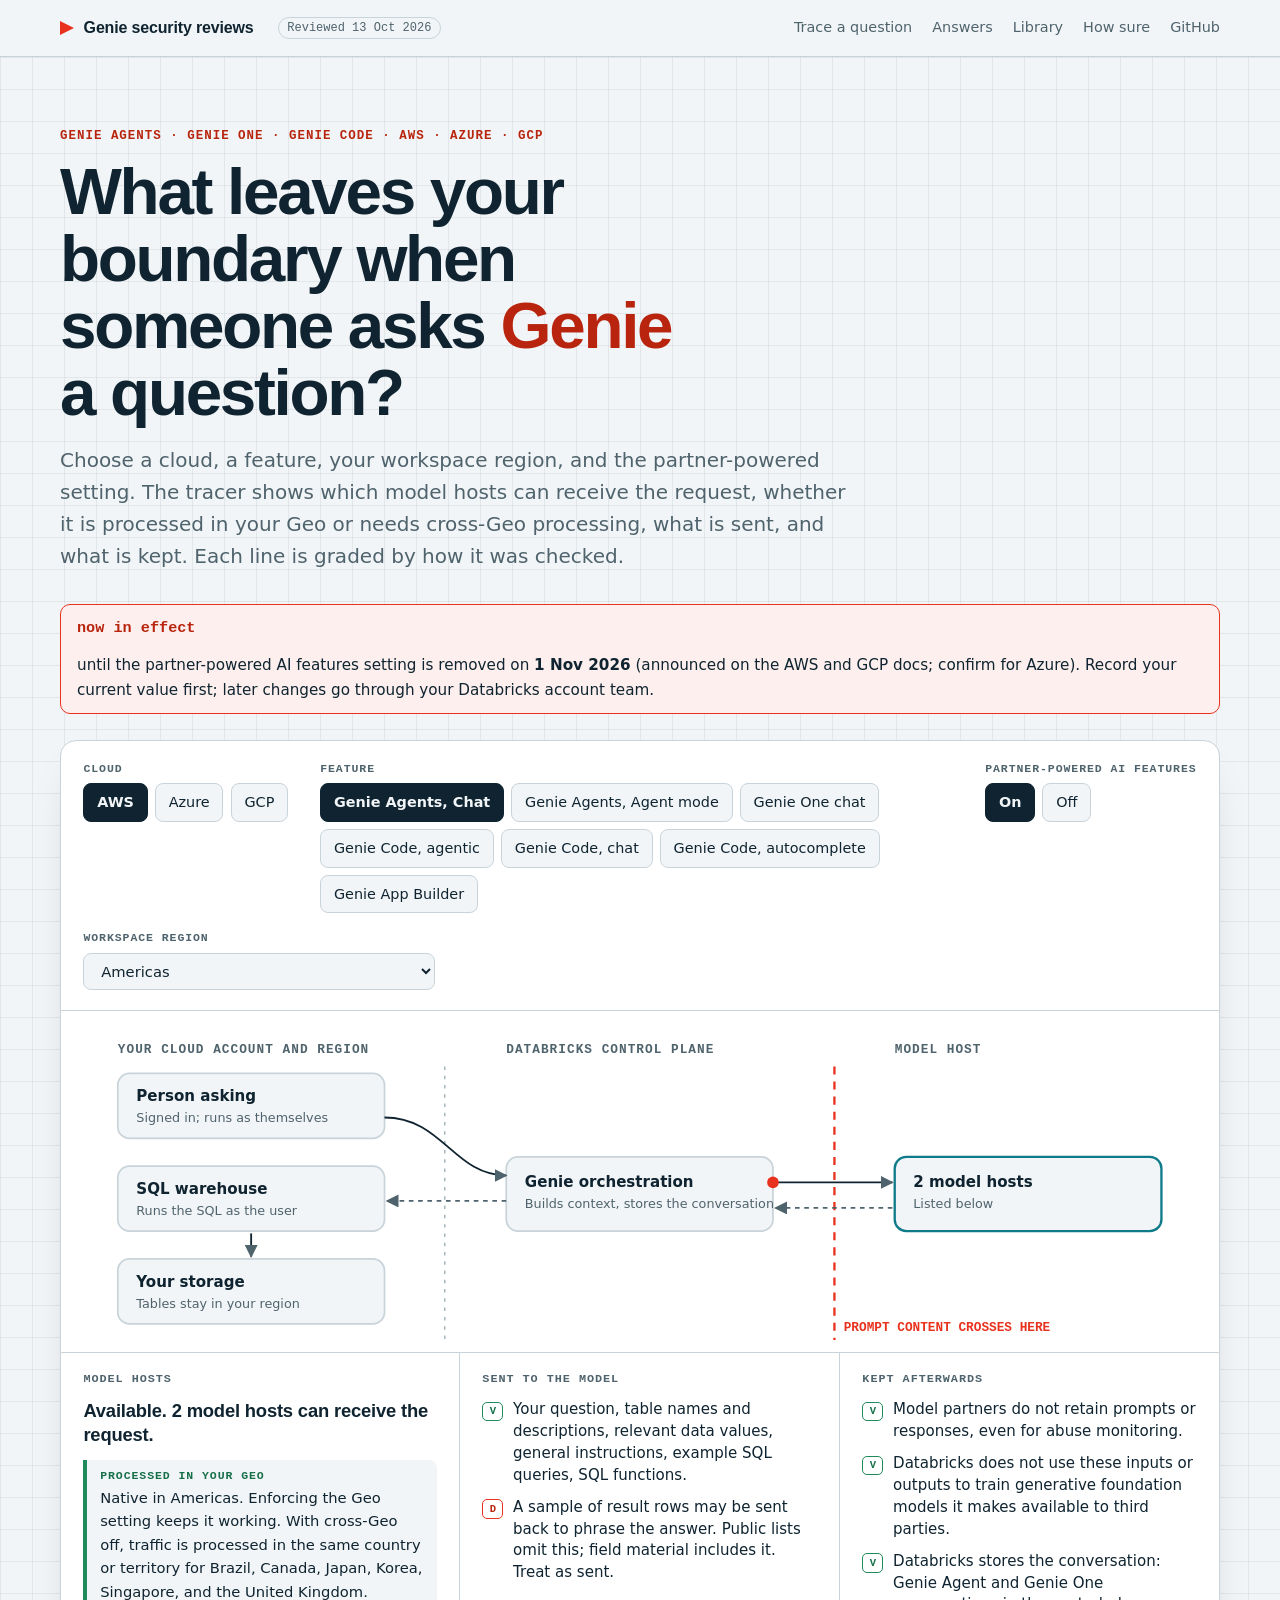
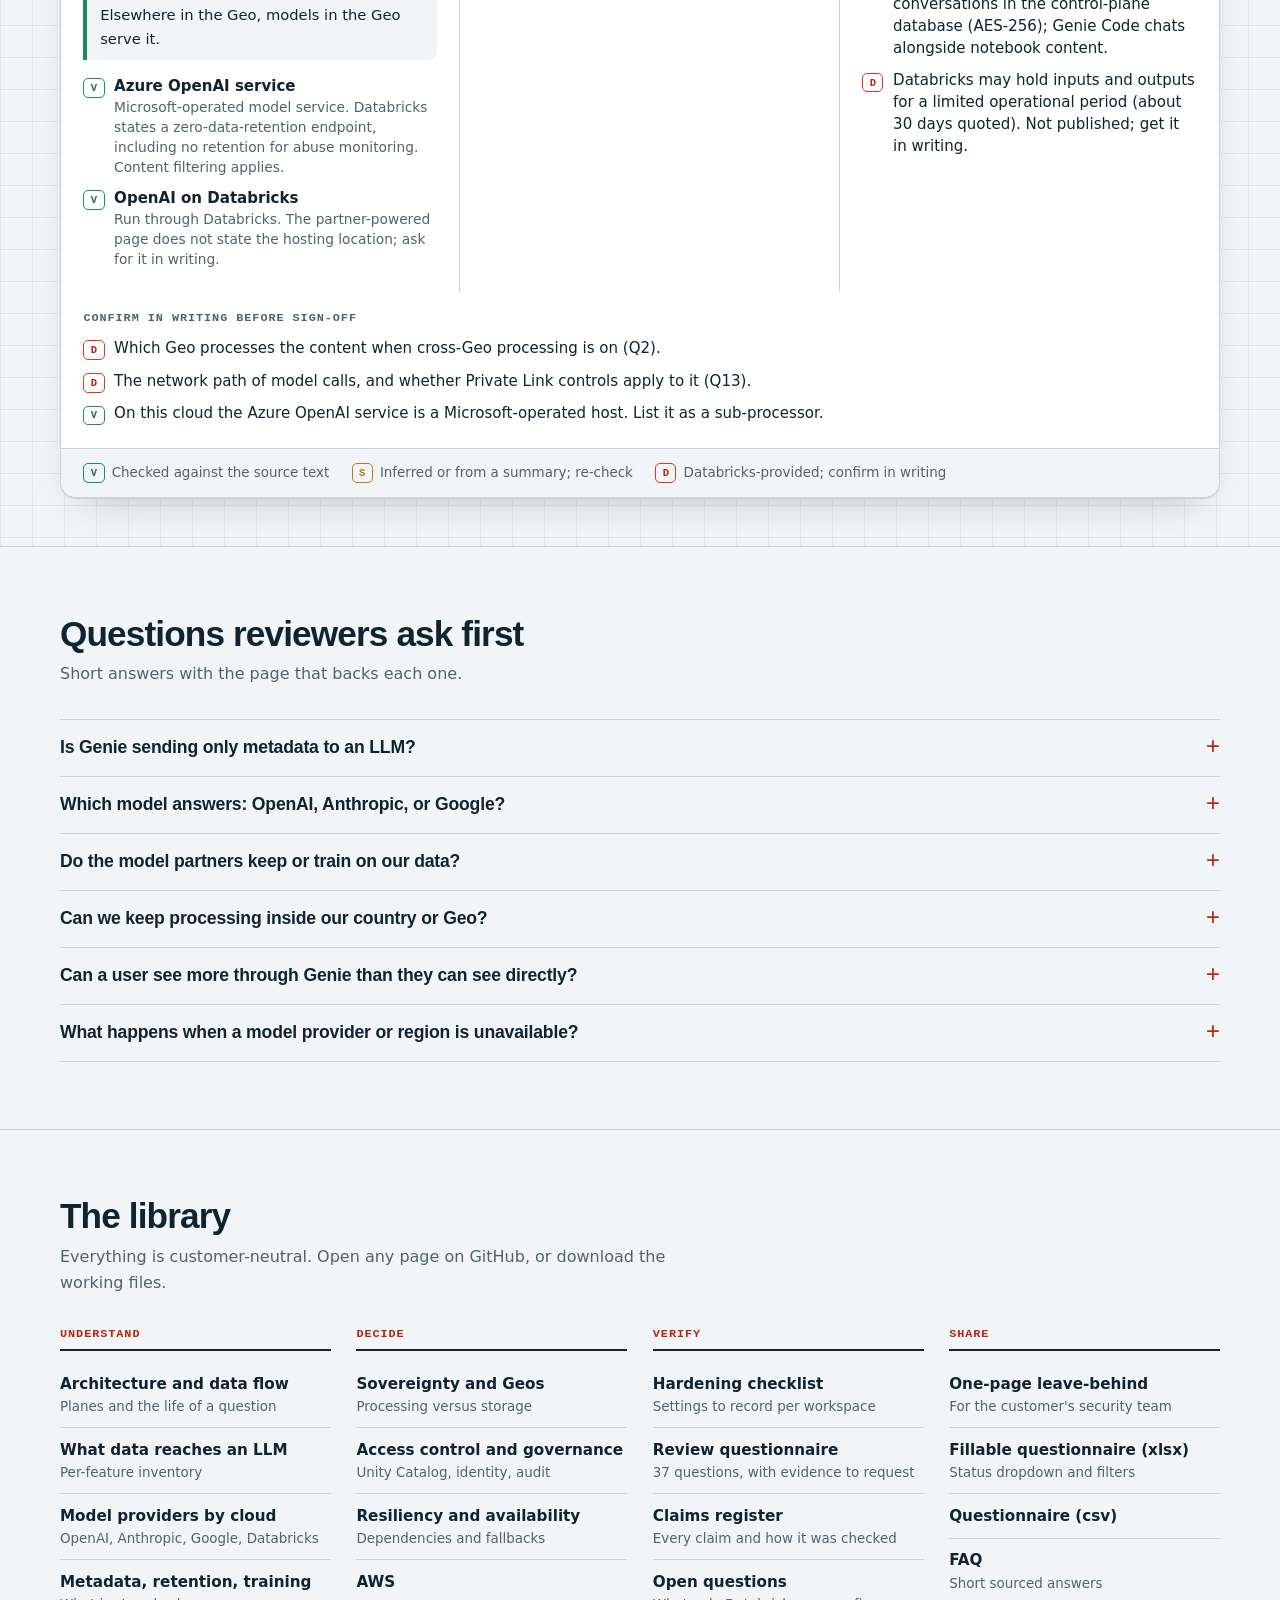
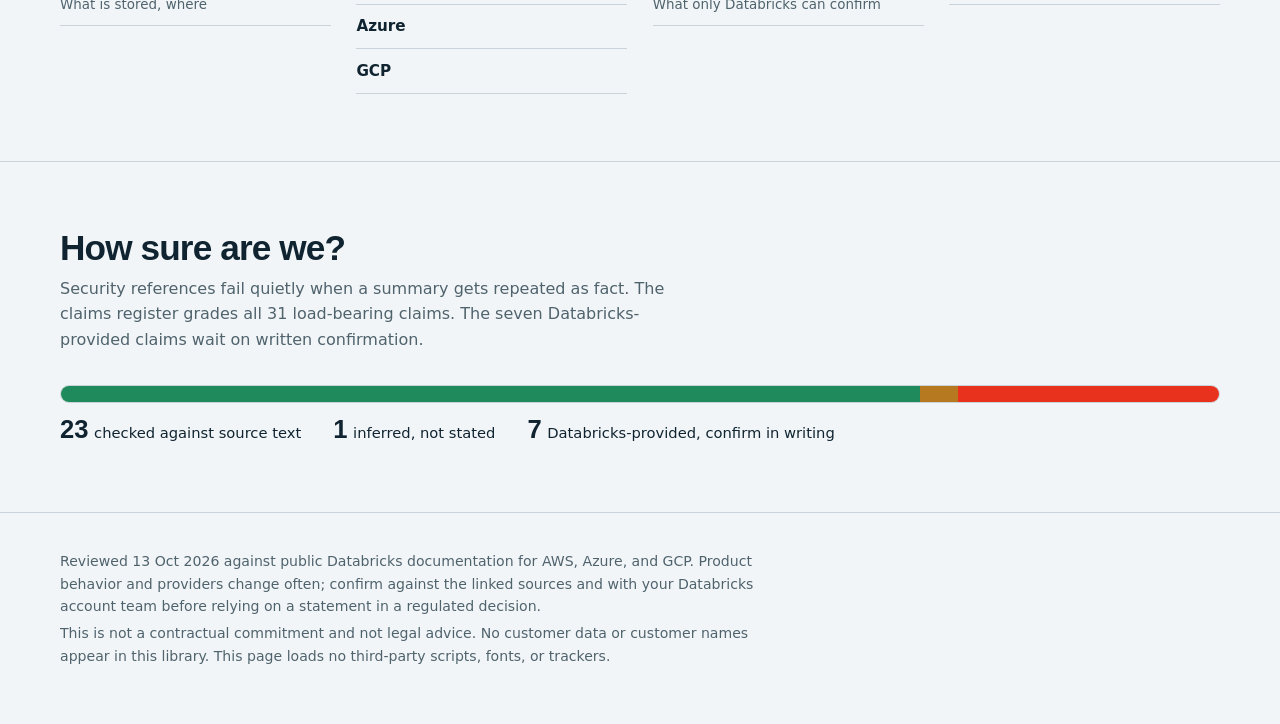
<file: index.html>
<!doctype html>
<html lang="en">
<head>
<meta charset="utf-8">
<meta name="viewport" content="width=device-width, initial-scale=1">
<meta http-equiv="Content-Security-Policy" content="default-src 'none'; style-src 'self'; script-src 'self'; img-src 'self' data:; connect-src 'self'; base-uri 'none'; form-action 'none'">
<meta name="referrer" content="no-referrer">
<title>Genie security reviews: what leaves your boundary</title>
<meta name="description" content="Vendor-neutral answers on Databricks Genie security, data sovereignty, resiliency, and what happens to metadata with frontier LLMs, across AWS, Azure, and GCP.">
<link rel="canonical" href="https://jason-miles.github.io/genie-security-reviews/">
<meta name="theme-color" content="#e8321e">
<meta name="color-scheme" content="light dark">
<meta property="og:type" content="website">
<meta property="og:title" content="Genie security reviews: what leaves your boundary">
<meta property="og:description" content="Trace which model hosts can receive a Genie request, whether it stays in your Geo, and what is kept. AWS, Azure, GCP; OpenAI, Anthropic, Google, Databricks-hosted.">
<meta property="og:url" content="https://jason-miles.github.io/genie-security-reviews/">
<meta name="twitter:card" content="summary">
<link rel="icon"href="data:image/svg+xml,%3Csvg xmlns='http://www.w3.org/2000/svg' viewBox='0 0 16 16'%3E%3Cpath d='M2 1l12 7-12 7z' fill='%23e8321e'/%3E%3C/svg%3E">
<link rel="stylesheet" href="assets/site.css">
<script src="assets/site.js" defer></script>
</head>
<body>
<a class="skip" href="#tracer">Skip to the question tracer</a>

<header class="top">
  <div class="wrap">
    <a class="mark" href="./"><i></i>Genie security reviews</a>
    <span class="stamp">Reviewed 13 Oct 2026</span>
    <nav aria-label="Primary">
      <a href="#tracer">Trace a question</a>
      <a href="#answers">Answers</a>
      <a href="#library">Library</a>
      <a href="#confidence">How sure</a>
      <a href="https://github.com/jason-miles/genie-security-reviews">GitHub</a>
    </nav>
  </div>
</header>

<main>
<section class="hero">
  <div class="wrap">
    <p class="eyebrow">Genie Agents · Genie One · Genie Code · AWS · Azure · GCP</p>
    <h1>What leaves your boundary when someone asks <em>Genie</em> a question?</h1>
    <p class="lede">Choose a cloud, a feature, your workspace region, and the partner-powered setting. The tracer shows which model hosts can receive the request, whether it is processed in your Geo or needs cross-Geo processing, what is sent, and what is kept. Each line is graded by how it was checked.</p>

    <div class="banner" role="note">
      <b id="days">&nbsp;</b>
      <span>until the partner-powered AI features setting is removed on <strong>1 Nov 2026</strong> (announced on the AWS and GCP docs; confirm for Azure). Record your current value first; later changes go through your Databricks account team.</span>
    </div>

    <div class="tracer" id="tracer">
      <div class="controls">
        <fieldset>
          <legend>Cloud</legend>
          <div class="opts">
            <label><input type="radio" name="cloud" value="aws" checked><span>AWS</span></label>
            <label><input type="radio" name="cloud" value="azure"><span>Azure</span></label>
            <label><input type="radio" name="cloud" value="gcp"><span>GCP</span></label>
          </div>
        </fieldset>
        <fieldset>
          <legend>Feature</legend>
          <div class="opts">
            <label><input type="radio" name="feature" value="chat" checked><span>Genie Agents, Chat</span></label>
            <label><input type="radio" name="feature" value="agent"><span>Genie Agents, Agent mode</span></label>
            <label><input type="radio" name="feature" value="one"><span>Genie One chat</span></label>
            <label><input type="radio" name="feature" value="codeagent"><span>Genie Code, agentic</span></label>
            <label><input type="radio" name="feature" value="codechat"><span>Genie Code, chat</span></label>
            <label><input type="radio" name="feature" value="auto"><span>Genie Code, autocomplete</span></label>
            <label><input type="radio" name="feature" value="builder"><span>Genie App Builder</span></label>
          </div>
        </fieldset>
        <fieldset>
          <legend>Partner-powered AI features</legend>
          <div class="opts">
            <label><input type="radio" name="partner" value="on" checked><span>On</span></label>
            <label><input type="radio" name="partner" value="off"><span>Off</span></label>
          </div>
        </fieldset>
        <fieldset class="wide">
          <legend>Workspace region</legend>
          <select id="region" name="region" aria-label="Workspace region"></select>
        </fieldset>
      </div>

      <div class="stage">
        <svg viewBox="0 0 960 280" role="img" aria-labelledby="dia-t dia-d">
          <title id="dia-t">Path of one Genie question</title>
          <desc id="dia-d">The user's question reaches the Databricks control plane, which sends prompt content across a boundary to a model host and receives SQL or text back. The SQL runs on your warehouse over your storage.</desc>
          <defs>
            <marker id="arrow" viewBox="0 0 10 10" refX="9" refY="5" markerWidth="7" markerHeight="7" orient="auto-start-reverse"><path d="M0 0L10 5L0 10z" fill="currentColor"/></marker>
          </defs>
          <text class="zone-label" x="30" y="22">Your cloud account and region</text>
          <text class="zone-label" x="365" y="22">Databricks control plane</text>
          <text class="zone-label" x="700" y="22">Model host</text>

          <line x1="312" y1="34" x2="312" y2="270" stroke="#9fb0b8" stroke-width="1.2" stroke-dasharray="3 5"/>
          <line class="boundary" x1="648" y1="34" x2="648" y2="270"/>
          <text class="boundary-label" x="656" y="262">PROMPT CONTENT CROSSES HERE</text>

          <g class="node"><rect x="30" y="40" width="230" height="56" rx="10"/><text x="46" y="64">Person asking</text><text class="sub" x="46" y="82">Signed in; runs as themselves</text></g>
          <g class="node"><rect x="30" y="120" width="230" height="56" rx="10"/><text x="46" y="144">SQL warehouse</text><text class="sub" x="46" y="162">Runs the SQL as the user</text></g>
          <g class="node"><rect x="30" y="200" width="230" height="56" rx="10"/><text x="46" y="224">Your storage</text><text class="sub" x="46" y="242">Tables stay in your region</text></g>
          <g class="node"><rect x="365" y="112" width="230" height="64" rx="10"/><text x="381" y="138">Genie orchestration</text><text class="sub" x="381" y="156">Builds context, stores the conversation</text></g>
          <g class="node host" id="host-node"><rect x="700" y="112" width="230" height="64" rx="10"/><text id="host-name" x="716" y="138">Model host</text><text class="sub" id="host-sub" x="716" y="156">&nbsp;</text></g>

          <path class="flow" d="M260 78 C310 78 320 128 365 128" marker-end="url(#arrow)"/>
          <path class="flow" d="M595 134 L698 134" marker-end="url(#arrow)"/>
          <path class="flow back" d="M698 156 L597 156" marker-end="url(#arrow)"/>
          <path class="flow back" d="M365 150 L262 150" marker-end="url(#arrow)"/>
          <path class="flow" d="M145 178 L145 198" marker-end="url(#arrow)"/>
          <circle class="packet" id="packet" cx="595" cy="134" r="5"/>
        </svg>
      </div>

      <div class="readout" aria-live="polite">
        <div class="cell">
          <h2>Model hosts</h2>
          <p class="status" id="status"></p>
          <p class="where" id="where"></p>
          <ul class="items" id="hosts"></ul>
        </div>
        <div class="cell">
          <h2>Sent to the model</h2>
          <ul class="items" id="sent"></ul>
        </div>
        <div class="cell">
          <h2>Kept afterwards</h2>
          <ul class="items" id="kept"></ul>
        </div>
      </div>
      <div class="readout one-col">
        <div class="cell">
          <h2>Confirm in writing before sign-off</h2>
          <ul class="items" id="confirm"></ul>
        </div>
      </div>
      <div class="legend" aria-label="Grade key">
        <span><span class="chip V">V</span> Checked against the source text</span>
        <span><span class="chip S">S</span> Inferred or from a summary; re-check</span>
        <span><span class="chip D">D</span> Databricks-provided; confirm in writing</span>
      </div>
    </div>
  </div>
</section>

<section class="block" id="answers">
  <div class="wrap">
    <h2 class="sec">Questions reviewers ask first</h2>
    <p class="sub-lede">Short answers with the page that backs each one.</p>
    <div class="qa">
      <details>
        <summary>Is Genie sending only metadata to an LLM?</summary>
        <p>No. Databricks lists the prompt, table and column names and descriptions, relevant data values, instructions, and example SQL. Agent mode, Genie One, and Genie Code can also send query results, cell outputs, or table samples. All of it respects Unity Catalog permissions, with one documented exception: Prompt Matching values use the author's permissions. <a data-doc="docs/02-what-data-reaches-an-llm.md" href="https://github.com/jason-miles/genie-security-reviews/blob/main/docs/02-what-data-reaches-an-llm.md">Read: what data reaches an LLM</a></p>
      </details>
      <details>
        <summary>Which model answers: OpenAI, Anthropic, or Google?</summary>
        <p>It depends on the feature, the mode, and the cloud. Chat mode uses the Azure OpenAI service, with OpenAI on Databricks added on AWS and GCP. Agent mode and Genie One use Anthropic on Databricks, plus OpenAI on Databricks on AWS and GCP. Google Gemini is not a host for Genie assistive features; it is a model you can select elsewhere. <a data-doc="docs/03-model-providers-by-cloud.md" href="https://github.com/jason-miles/genie-security-reviews/blob/main/docs/03-model-providers-by-cloud.md">Read: model providers by cloud</a></p>
      </details>
      <details>
        <summary>Do the model partners keep or train on our data?</summary>
        <p>Databricks states partners use zero-data-retention endpoints, including no retention for abuse monitoring, and that your data is not used to train foundation models offered to third parties. Databricks itself stores conversation history, encrypted. <a data-doc="docs/05-metadata-retention-and-training.md" href="https://github.com/jason-miles/genie-security-reviews/blob/main/docs/05-metadata-retention-and-training.md">Read: metadata, retention, and training</a></p>
      </details>
      <details>
        <summary>Can we keep processing inside our country or Geo?</summary>
        <p>Your tables and SQL stay in your region. Model processing follows the Geo setting. Where a Geo has no native endpoint, the feature works only with cross-Geo processing on, and enforcing the Geo turns it off. Decide first whether your policy forbids processing or only storage outside the country. <a data-doc="docs/04-data-sovereignty-and-geos.md" href="https://github.com/jason-miles/genie-security-reviews/blob/main/docs/04-data-sovereignty-and-geos.md">Read: sovereignty and Geos</a></p>
      </details>
      <details>
        <summary>Can a user see more through Genie than they can see directly?</summary>
        <p>Not through interactive use: queries run as the user, and row filters and column masks apply before anything is sampled. The risks are configuration: a shared service principal on the API, secrets in instructions, Prompt Matching values generated by a highly privileged author, and views over masked tables. <a data-doc="docs/06-access-control-and-governance.md" href="https://github.com/jason-miles/genie-security-reviews/blob/main/docs/06-access-control-and-governance.md">Read: access control and governance</a></p>
      </details>
      <details>
        <summary>What happens when a model provider or region is unavailable?</summary>
        <p>There is no user model picker for assistive features, and no Genie-specific SLA or recovery target is published. Plan fallbacks such as certified dashboards, and put the questions to your account team. <a data-doc="docs/07-resiliency-and-availability.md" href="https://github.com/jason-miles/genie-security-reviews/blob/main/docs/07-resiliency-and-availability.md">Read: resiliency and availability</a></p>
      </details>
    </div>
  </div>
</section>

<section class="block" id="library">
  <div class="wrap">
    <h2 class="sec">The library</h2>
    <p class="sub-lede">Everything is customer-neutral. Open any page on GitHub, or download the working files.</p>
    <div class="lib">
      <div>
        <h3>Understand</h3>
        <ul>
          <li><a data-doc="docs/01-architecture-and-data-flow.md" href="https://github.com/jason-miles/genie-security-reviews/blob/main/docs/01-architecture-and-data-flow.md">Architecture and data flow<small>Planes and the life of a question</small></a></li>
          <li><a data-doc="docs/02-what-data-reaches-an-llm.md" href="https://github.com/jason-miles/genie-security-reviews/blob/main/docs/02-what-data-reaches-an-llm.md">What data reaches an LLM<small>Per-feature inventory</small></a></li>
          <li><a data-doc="docs/03-model-providers-by-cloud.md" href="https://github.com/jason-miles/genie-security-reviews/blob/main/docs/03-model-providers-by-cloud.md">Model providers by cloud<small>OpenAI, Anthropic, Google, Databricks</small></a></li>
          <li><a data-doc="docs/05-metadata-retention-and-training.md" href="https://github.com/jason-miles/genie-security-reviews/blob/main/docs/05-metadata-retention-and-training.md">Metadata, retention, training<small>What is stored, where</small></a></li>
        </ul>
      </div>
      <div>
        <h3>Decide</h3>
        <ul>
          <li><a data-doc="docs/04-data-sovereignty-and-geos.md" href="https://github.com/jason-miles/genie-security-reviews/blob/main/docs/04-data-sovereignty-and-geos.md">Sovereignty and Geos<small>Processing versus storage</small></a></li>
          <li><a data-doc="docs/06-access-control-and-governance.md" href="https://github.com/jason-miles/genie-security-reviews/blob/main/docs/06-access-control-and-governance.md">Access control and governance<small>Unity Catalog, identity, audit</small></a></li>
          <li><a data-doc="docs/07-resiliency-and-availability.md" href="https://github.com/jason-miles/genie-security-reviews/blob/main/docs/07-resiliency-and-availability.md">Resiliency and availability<small>Dependencies and fallbacks</small></a></li>
          <li><a data-doc="docs/clouds/aws.md" href="https://github.com/jason-miles/genie-security-reviews/blob/main/docs/clouds/aws.md">AWS</a></li>
          <li><a data-doc="docs/clouds/azure.md" href="https://github.com/jason-miles/genie-security-reviews/blob/main/docs/clouds/azure.md">Azure</a></li>
          <li><a data-doc="docs/clouds/gcp.md" href="https://github.com/jason-miles/genie-security-reviews/blob/main/docs/clouds/gcp.md">GCP</a></li>
        </ul>
      </div>
      <div>
        <h3>Verify</h3>
        <ul>
          <li><a data-doc="docs/08-admin-controls-and-hardening-checklist.md" href="https://github.com/jason-miles/genie-security-reviews/blob/main/docs/08-admin-controls-and-hardening-checklist.md">Hardening checklist<small>Settings to record per workspace</small></a></li>
          <li><a data-doc="docs/10-security-review-questionnaire.md" href="https://github.com/jason-miles/genie-security-reviews/blob/main/docs/10-security-review-questionnaire.md">Review questionnaire<small>37 questions, with evidence to request</small></a></li>
          <li><a data-doc="notes/claims-register.md" href="https://github.com/jason-miles/genie-security-reviews/blob/main/notes/claims-register.md">Claims register<small>Every claim and how it was checked</small></a></li>
          <li><a data-doc="notes/open-questions.md" href="https://github.com/jason-miles/genie-security-reviews/blob/main/notes/open-questions.md">Open questions<small>What only Databricks can confirm</small></a></li>
        </ul>
      </div>
      <div>
        <h3>Share</h3>
        <ul>
          <li><a data-doc="docs/leave-behind-one-pager.md" href="https://github.com/jason-miles/genie-security-reviews/blob/main/docs/leave-behind-one-pager.md">One-page leave-behind<small>For the customer's security team</small></a></li>
          <li><a data-raw="templates/security-review-questionnaire.xlsx" href="https://github.com/jason-miles/genie-security-reviews/raw/main/templates/security-review-questionnaire.xlsx">Fillable questionnaire (xlsx)<small>Status dropdown and filters</small></a></li>
          <li><a data-raw="templates/security-review-questionnaire.csv" href="https://github.com/jason-miles/genie-security-reviews/raw/main/templates/security-review-questionnaire.csv">Questionnaire (csv)</a></li>
          <li><a data-doc="docs/09-faq.md" href="https://github.com/jason-miles/genie-security-reviews/blob/main/docs/09-faq.md">FAQ<small>Short sourced answers</small></a></li>
        </ul>
      </div>
    </div>
  </div>
</section>

<section class="block" id="confidence">
  <div class="wrap">
    <h2 class="sec">How sure are we?</h2>
    <p class="sub-lede">Security references fail quietly when a summary gets repeated as fact. The claims register grades all 31 load-bearing claims. The seven Databricks-provided claims wait on written confirmation.</p>
    <div class="confidence" role="img" aria-label="23 claims verified against source text, 1 inferred, 7 Databricks-provided and awaiting written confirmation">
      <div class="V" data-count="23"></div>
      <div class="S" data-count="1"></div>
      <div class="D" data-count="7"></div>
    </div>
    <div class="counts">
      <span><b>23</b>checked against source text</span>
      <span><b>1</b>inferred, not stated</span>
      <span><b>7</b>Databricks-provided, confirm in writing</span>
    </div>
  </div>
</section>
</main>

<footer>
  <div class="wrap">
    <p>Reviewed 13 Oct 2026 against public Databricks documentation for AWS, Azure, and GCP. Product behavior and providers change often; confirm against the linked sources and with your Databricks account team before relying on a statement in a regulated decision.</p>
    <p>This is not a contractual commitment and not legal advice. No customer data or customer names appear in this library. This page loads no third-party scripts, fonts, or trackers.</p>
  </div>
</footer>
</body>
</html>
</file>
<file: assets/site.css>
:root {
  --paper: #f2f5f7;
  --card: #ffffff;
  --ink: #0f2430;
  --muted: #4f636d;
  --rule: #c9d4da;
  --boundary: #e8321e;
  --ok: #1f8a5b;
  --boundary-ink: #b8240d;
  --ok-ink: #17704a;
  --warn: #b7791f;
  --teal: #0f7b8a;
  --focus: #1d5cd6;
  --grid: rgba(15, 36, 48, 0.07);
  --display: "Avenir Next", "Segoe UI Variable Display", "Helvetica Neue", Arial, sans-serif;
  --body: system-ui, -apple-system, "Segoe UI", Roboto, Arial, sans-serif;
  --mono: ui-monospace, "SF Mono", "Cascadia Mono", Menlo, Consolas, monospace;
}

@media (prefers-color-scheme: dark) {
  :root {
    --paper: #0c1a22;
    --card: #12262f;
    --ink: #e8eff2;
    --muted: #9db2bb;
    --rule: #28414d;
    --boundary: #ff6a55;
    --ok: #4fc58d;
    --boundary-ink: #ff6a55;
    --ok-ink: #4fc58d;
    --warn: #e0b25a;
    --teal: #54c3d1;
    --focus: #7aa7ff;
    --grid: rgba(232, 239, 242, 0.06);
  }
}

* { box-sizing: border-box; }
html { scroll-behavior: smooth; }
body {
  margin: 0;
  background: var(--paper);
  color: var(--ink);
  font: 400 1rem/1.6 var(--body);
  -webkit-font-smoothing: antialiased;
}
a { color: inherit; text-decoration-color: var(--boundary); text-underline-offset: 3px; }
a:hover { text-decoration-thickness: 2px; }
:focus-visible { outline: 3px solid var(--focus); outline-offset: 2px; border-radius: 4px; }
.skip { position: absolute; left: -999px; top: 0; background: var(--ink); color: var(--paper); padding: .6rem 1rem; z-index: 10; }
.skip:focus { left: .5rem; top: .5rem; }
.wrap { width: min(1160px, 92vw); margin-inline: auto; }

/* top bar */
.top { border-bottom: 1px solid var(--rule); background: var(--paper); position: sticky; top: 0; z-index: 5; backdrop-filter: blur(6px); }
.top .wrap { display: flex; align-items: center; gap: 1.5rem; min-height: 56px; }
.mark { font: 800 1rem/1 var(--display); letter-spacing: -.01em; text-decoration: none; display: flex; align-items: center; gap: .6rem; }
.mark i { width: 14px; height: 14px; background: var(--boundary); display: inline-block; clip-path: polygon(0 0, 100% 50%, 0 100%); }
.top nav { margin-left: auto; display: flex; gap: 1.25rem; font-size: .9rem; flex-wrap: wrap; }
.top nav a { text-decoration: none; color: var(--muted); }
.top nav a:hover { color: var(--ink); }
.stamp { font: 500 .75rem var(--mono); color: var(--muted); border: 1px solid var(--rule); padding: .2rem .55rem; border-radius: 99px; white-space: nowrap; }

/* hero */
.hero {
  background-image:
    linear-gradient(var(--grid) 1px, transparent 1px),
    linear-gradient(90deg, var(--grid) 1px, transparent 1px);
  background-size: 32px 32px;
  border-bottom: 1px solid var(--rule);
  padding: clamp(2.5rem, 6vw, 4.5rem) 0 clamp(2rem, 4vw, 3rem);
}
.eyebrow { font: 600 .78rem var(--mono); letter-spacing: .08em; text-transform: uppercase; color: var(--boundary-ink); margin: 0 0 1rem; }
h1 { font: 800 clamp(2.1rem, 5.6vw, 4.1rem)/1.02 var(--display); letter-spacing: -.035em; margin: 0 0 1.1rem; max-width: 18ch; }
h1 em { font-style: normal; color: var(--boundary-ink); }
.lede { font-size: clamp(1.05rem, 1.6vw, 1.25rem); color: var(--muted); max-width: 62ch; margin: 0 0 2rem; }

.banner {
  display: flex; gap: .8rem; align-items: baseline; flex-wrap: wrap;
  border: 1px solid var(--boundary); background: color-mix(in srgb, var(--boundary) 8%, var(--card));
  padding: .7rem 1rem; border-radius: 10px; font-size: .95rem; margin-bottom: 1.6rem;
}
.banner b { font-family: var(--mono); color: var(--boundary-ink); }

/* tracer */
.tracer { background: var(--card); border: 1px solid var(--rule); border-radius: 16px; box-shadow: 0 1px 0 var(--rule), 0 18px 40px -24px rgba(15, 36, 48, .35); overflow: hidden; }
.controls { display: grid; gap: 1.1rem 2rem; grid-template-columns: 1fr; padding: 1.3rem 1.4rem; border-bottom: 1px solid var(--rule); }
@media (min-width: 900px) { .controls { grid-template-columns: auto 1fr auto; align-items: start; } }
fieldset { border: 0; margin: 0; padding: 0; min-width: 0; }
legend { font: 600 .72rem var(--mono); letter-spacing: .08em; text-transform: uppercase; color: var(--muted); padding: 0; margin-bottom: .55rem; }
.opts { display: flex; flex-wrap: wrap; gap: .45rem; }
.opts label { position: relative; }
.opts input { position: absolute; opacity: 0; inset: 0; cursor: pointer; }
.opts span {
  display: inline-block; padding: .42rem .8rem; border: 1px solid var(--rule); border-radius: 8px;
  font-size: .9rem; background: var(--paper); cursor: pointer; transition: background .15s, border-color .15s, color .15s;
}
.opts input:hover + span { border-color: var(--ink); }
.opts input:checked + span { background: var(--ink); color: var(--paper); border-color: var(--ink); font-weight: 600; }
.opts input:focus-visible + span { outline: 3px solid var(--focus); outline-offset: 2px; }

.stage { padding: 1rem 1.4rem 0; }
.stage svg { width: 100%; height: auto; display: block; }
.zone-label { font: 600 11px var(--mono); letter-spacing: .08em; fill: var(--muted); text-transform: uppercase; }
.node rect { fill: var(--paper); stroke: var(--rule); stroke-width: 1.5; }
.node text { font: 600 13px var(--body); fill: var(--ink); }
.node .sub { font: 400 11px var(--body); fill: var(--muted); }
.flow { stroke: var(--ink); stroke-width: 1.6; fill: none; }
.flow.back { stroke-dasharray: 4 4; stroke: var(--muted); }
marker path { fill: var(--muted); }
.readout.one-col { grid-template-columns: 1fr; border-top: 0; }
.boundary { stroke: var(--boundary); stroke-width: 2; stroke-dasharray: 7 6; }
.boundary-label { font: 700 11px var(--mono); fill: var(--boundary); }
.host rect { stroke: var(--teal); stroke-width: 2; }
.host.off rect { stroke: var(--rule); stroke-dasharray: 5 4; }
.packet { fill: var(--boundary); }
@media (prefers-reduced-motion: no-preference) {
  .packet { animation: travel 4.2s cubic-bezier(.6, 0, .3, 1) infinite; }
  @keyframes travel {
    0% { transform: translate(0, 0); opacity: 0; }
    8% { opacity: 1; }
    45% { transform: translate(103px, 0); opacity: 1; }
    55% { transform: translate(103px, 0); opacity: 1; }
    100% { transform: translate(103px, 0); opacity: 0; }
  }
}

.readout { display: grid; gap: 1px; background: var(--rule); border-top: 1px solid var(--rule); grid-template-columns: 1fr; }
@media (min-width: 900px) { .readout { grid-template-columns: 1.05fr 1fr 1fr; } }
.cell { background: var(--card); padding: 1.2rem 1.4rem 1.4rem; min-width: 0; }
.cell h2 { font: 700 .74rem var(--mono); letter-spacing: .08em; text-transform: uppercase; color: var(--muted); margin: 0 0 .8rem; }
.status { font: 700 1.15rem/1.3 var(--display); letter-spacing: -.01em; margin: 0 0 .8rem; }
.status.bad { color: var(--boundary-ink); }
ul.items { list-style: none; margin: 0; padding: 0; display: grid; gap: .65rem; }
ul.items li { display: grid; grid-template-columns: auto 1fr; gap: .6rem; align-items: start; font-size: .94rem; line-height: 1.45; }
.chip { font: 700 .66rem var(--mono); border-radius: 5px; padding: .18rem .4rem; margin-top: .15rem; border: 1px solid; white-space: nowrap; }
.chip.V { color: var(--ok-ink); border-color: var(--ok); }
.chip.S { color: var(--warn); border-color: var(--warn); }
.chip.D { color: var(--boundary-ink); border-color: var(--boundary); }
.hostname { font-weight: 700; }
.hostnote { display: block; color: var(--muted); font-size: .86rem; }
.legend { display: flex; flex-wrap: wrap; gap: .5rem 1.4rem; padding: .85rem 1.4rem; background: var(--paper); border-top: 1px solid var(--rule); font-size: .84rem; color: var(--muted); }
.legend span { display: inline-flex; align-items: center; gap: .45rem; }
.legend .chip { margin: 0; }

/* sections */
section.block { padding: clamp(2.5rem, 6vw, 4.2rem) 0; border-bottom: 1px solid var(--rule); }
h2.sec { font: 800 clamp(1.5rem, 3vw, 2.2rem)/1.1 var(--display); letter-spacing: -.025em; margin: 0 0 .5rem; }
.sub-lede { color: var(--muted); margin: 0 0 2rem; max-width: 60ch; }

.qa { display: grid; gap: 0; border-top: 1px solid var(--rule); }
.qa details { border-bottom: 1px solid var(--rule); padding: 1rem 0; }
.qa summary { font: 700 1.1rem/1.35 var(--display); cursor: pointer; list-style: none; display: flex; justify-content: space-between; gap: 1rem; letter-spacing: -.01em; }
.qa summary::-webkit-details-marker { display: none; }
.qa summary::after { content: "+"; font: 400 1.5rem/1 var(--mono); color: var(--boundary-ink); }
.qa details[open] summary::after { content: "\2212"; }
.qa p { margin: .7rem 0 0; color: var(--muted); max-width: 72ch; }
.qa p a { color: var(--ink); }

.lib { display: grid; gap: 1.6rem; grid-template-columns: 1fr; }
@media (min-width: 760px) { .lib { grid-template-columns: repeat(2, 1fr); } }
@media (min-width: 1100px) { .lib { grid-template-columns: repeat(4, 1fr); } }
.lib h3 { font: 700 .74rem var(--mono); letter-spacing: .08em; text-transform: uppercase; color: var(--boundary-ink); margin: 0 0 .7rem; border-bottom: 2px solid var(--ink); padding-bottom: .5rem; }
.lib ul { list-style: none; margin: 0; padding: 0; }
.lib li { border-bottom: 1px solid var(--rule); }
.lib li a { display: block; padding: .6rem 0; text-decoration: none; font-weight: 600; font-size: .95rem; }
.lib li a small { display: block; font-weight: 400; color: var(--muted); font-size: .84rem; }
.lib li a:hover { color: var(--boundary-ink); }

.confidence { display: flex; height: 18px; border-radius: 99px; overflow: hidden; border: 1px solid var(--rule); margin: 1.2rem 0 .8rem; }
.confidence div { height: 100%; }
.confidence .V { background: var(--ok); }
.confidence .S { background: var(--warn); }
.confidence .D { background: var(--boundary); }
.counts { display: flex; flex-wrap: wrap; gap: .5rem 2rem; font-size: .92rem; }
.counts b { font: 800 1.6rem var(--display); margin-right: .35rem; }

footer { padding: 2rem 0 3rem; color: var(--muted); font-size: .88rem; }
footer p { max-width: 80ch; margin: .3rem 0; }

/* small screens */
@media (max-width: 760px) {
  .top { position: static; }
  .top .wrap { flex-wrap: wrap; padding-block: .6rem; row-gap: .4rem; }
  .top nav { margin-left: 0; width: 100%; flex-wrap: nowrap; overflow-x: auto; gap: 1.1rem; padding-bottom: .2rem; }
  .top nav a { white-space: nowrap; }
  .stage { overflow-x: auto; -webkit-overflow-scrolling: touch; }
  .stage svg { min-width: 700px; }
  .banner { display: block; }
}
.banner b { margin-right: .5rem; }

.controls .wide { grid-column: 1 / -1; }
select {
  font: inherit; font-size: .92rem; color: var(--ink); background: var(--paper);
  border: 1px solid var(--rule); border-radius: 8px; padding: .5rem .8rem; min-width: min(100%, 22rem);
}
select:hover { border-color: var(--ink); }
.where { margin: 0 0 1rem; padding: .6rem .8rem; border-left: 4px solid var(--rule); background: var(--paper); font-size: .92rem; border-radius: 0 8px 8px 0; }
.where b { display: block; font: 700 .72rem var(--mono); letter-spacing: .08em; text-transform: uppercase; margin-bottom: .2rem; }
.where.native { border-color: var(--ok); }
.where.native b { color: var(--ok-ink); }
.where.cross { border-color: var(--warn); }
.where.cross b { color: var(--warn); }
.where.none { border-color: var(--boundary); }
.where.none b { color: var(--boundary-ink); }
.where.unknown b { color: var(--muted); }
.where:empty { display: none; }

.notfound { padding-top: 6rem; padding-bottom: 6rem; }
</file>
